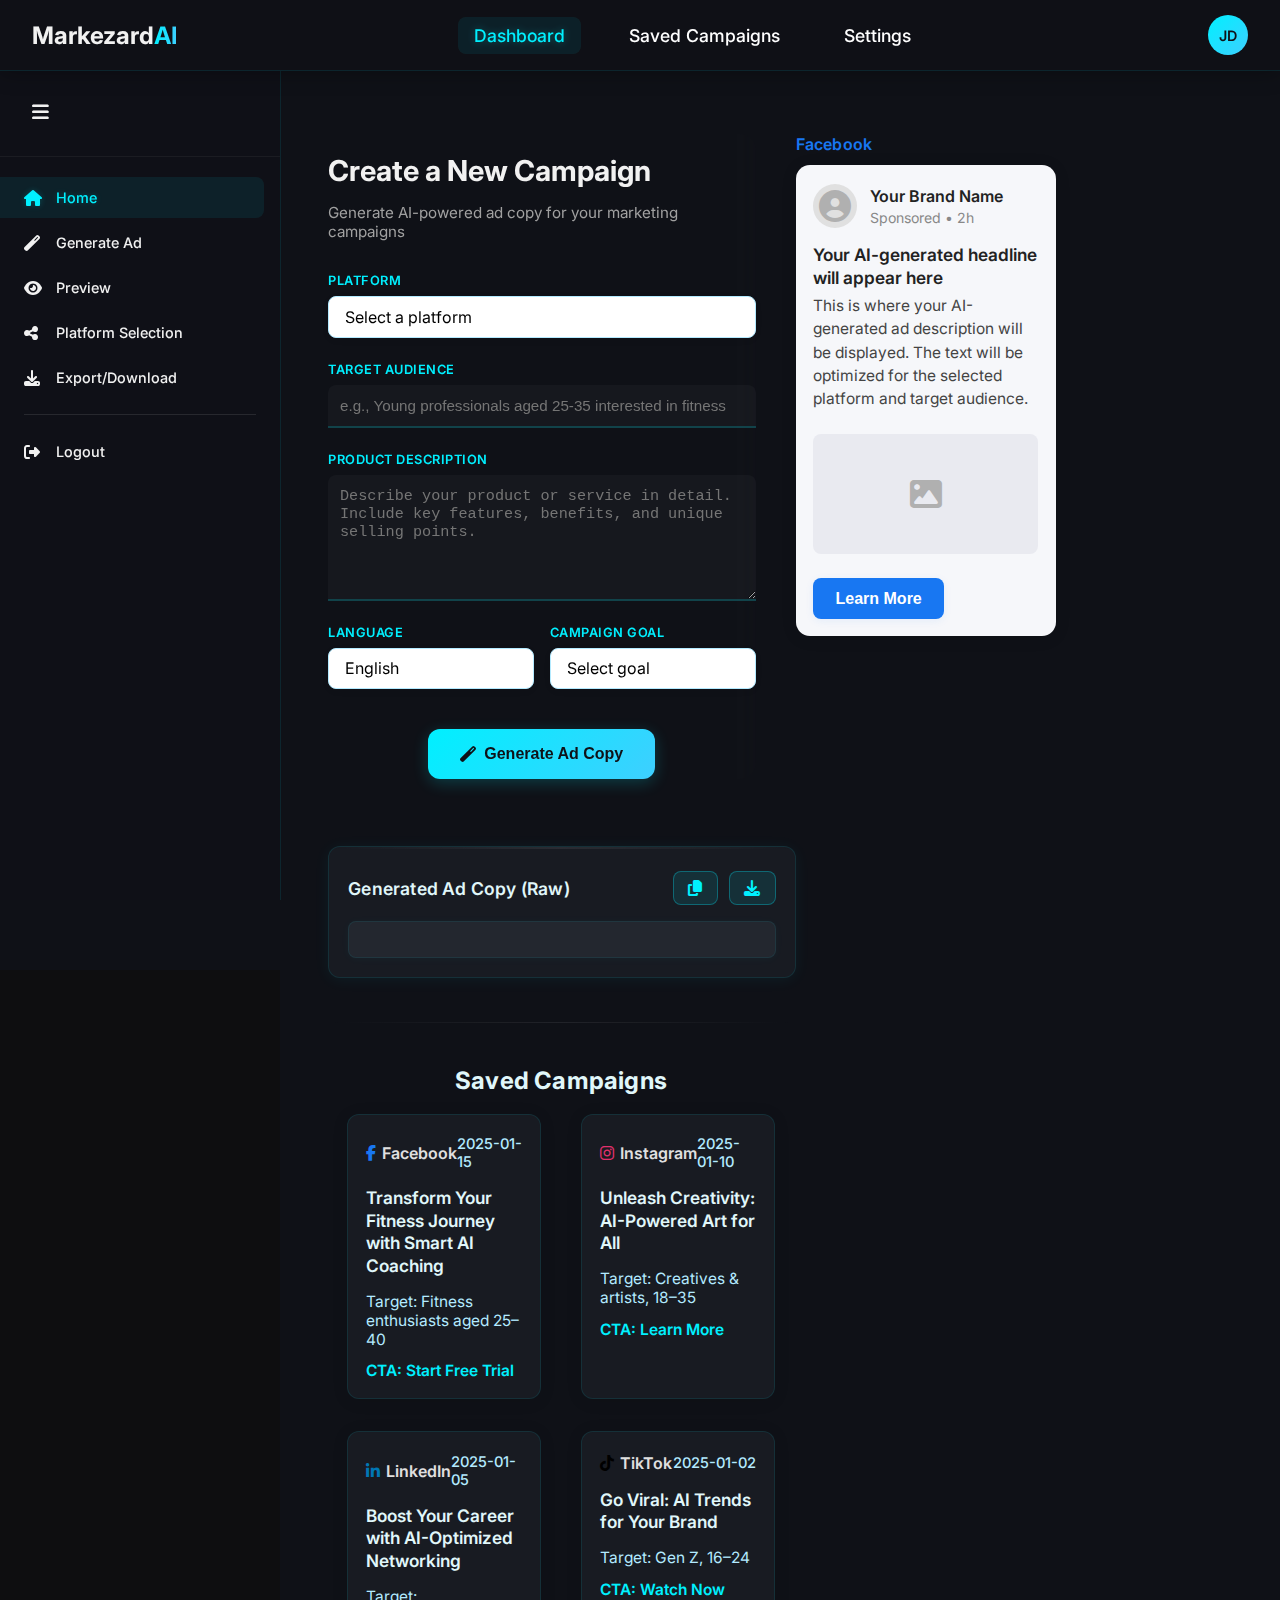
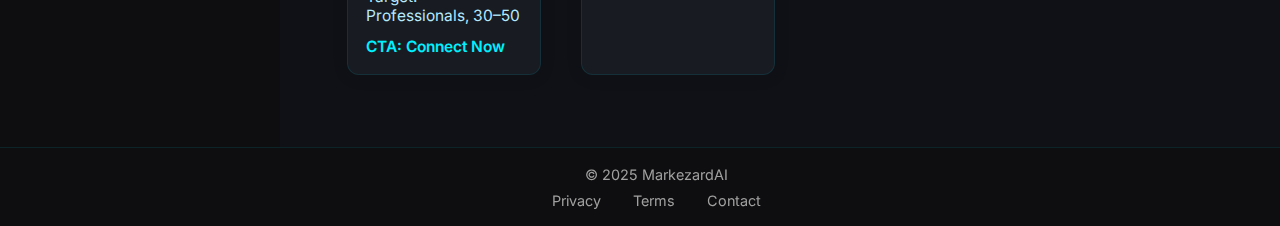
<file: dashboard.html>
<!DOCTYPE html>
<html lang="en">
<head>
  <meta charset="UTF-8">
  <meta name="viewport" content="width=device-width, initial-scale=1.0">
  <title>MarkezardAI Dashboard - AI Marketing Assistant</title>
  <!-- Google Fonts -->
  <link href="https://fonts.googleapis.com/css2?family=Inter:wght@400;500;600;700&family=Poppins:wght@400;500;600;700&display=swap" rel="stylesheet">
  <!-- FontAwesome -->
  <link rel="stylesheet" href="https://cdnjs.cloudflare.com/ajax/libs/font-awesome/6.4.2/css/all.min.css">
  <!-- Custom Styles -->
  <link rel="stylesheet" href="styles.css">
  <link rel="stylesheet" href="animations.css">
</head>
<body class="dashboard-body">
  <!-- Top Navigation Bar -->
  <nav class="dashboard-nav" id="dashboardNav">
    <div class="nav-left">
      <div class="nav-logo">
        <span class="logo-text">Markezard</span>
        <span class="logo-ai">AI</span>
      </div>
    </div>
    
    <div class="nav-center">
      <ul class="nav-links">
        <li><a href="#dashboard" class="nav-link active" id="navDashboard">Dashboard</a></li>
        <li><a href="#saved" class="nav-link" id="navSaved">Saved Campaigns</a></li>
        <li><a href="#settings" class="nav-link" id="navSettings">Settings</a></li>
      </ul>
    </div>
    
    <div class="nav-right">
      <div class="profile-avatar" id="profileAvatar">
        <span class="avatar-initials">JD</span>
      </div>
    </div>
  </nav>

  <!-- Sidebar -->
  <aside class="dashboard-sidebar" id="dashboardSidebar">
    <div class="sidebar-header">
      <button class="sidebar-toggle" id="sidebarToggle" aria-label="Toggle sidebar">
        <i class="fas fa-bars"></i>
      </button>
    </div>
    
    <nav class="sidebar-nav">
      <ul class="sidebar-menu">
        <li class="sidebar-item">
          <a href="index.html" class="sidebar-link active" id="sidebarHome">
            <i class="fas fa-home sidebar-icon"></i>
            <span class="sidebar-label">Home</span>
          </a>
        </li>
        <li class="sidebar-item">
          <a href="#" class="sidebar-link" id="sidebarGenerate" data-target="campaignBuilder">
            <i class="fas fa-magic sidebar-icon"></i>
            <span class="sidebar-label">Generate Ad</span>
          </a>
        </li>
        <li class="sidebar-item">
          <a href="#" class="sidebar-link" id="sidebarPreview" data-target="adPreview">
            <i class="fas fa-eye sidebar-icon"></i>
            <span class="sidebar-label">Preview</span>
          </a>
        </li>
        <li class="sidebar-item">
          <a href="#" class="sidebar-link" id="sidebarPlatforms" data-target="platformSection">
            <i class="fas fa-share-alt sidebar-icon"></i>
            <span class="sidebar-label">Platform Selection</span>
          </a>
        </li>
        <li class="sidebar-item">
          <a href="#" class="sidebar-link" id="sidebarExport" data-target="codeOutput">
            <i class="fas fa-download sidebar-icon"></i>
            <span class="sidebar-label">Export/Download</span>
          </a>
        </li>
        <li class="sidebar-item sidebar-divider"></li>
        <li class="sidebar-item">
          <a href="#logout" class="sidebar-link" id="sidebarLogout">
            <i class="fas fa-sign-out-alt sidebar-icon"></i>
            <span class="sidebar-label">Logout</span>
          </a>
        </li>
      </ul>
    </nav>
  </aside>

  <!-- Main Content Area -->
  <main class="dashboard-main" id="dashboardMain">
    <div class="dashboard-container">
      <div class="dashboard-grid">
        <div class="dashboard-left">
          <!-- Campaign Builder Section -->
          <section class="dashboard-section campaign-builder" id="campaignBuilder">
            <div class="builder-header">
              <h1 class="builder-title">Create a New Campaign</h1>
              <p class="builder-subtitle">Generate AI-powered ad copy for your marketing campaigns</p>
            </div>
            
            <div class="builder-form-row">
              <div class="builder-form-col">
                <div class="builder-form" id="campaignForm">
                  <div class="form-group">
                    <label for="platformSelect" class="form-label">Platform</label>
                    <select class="form-select" id="platformSelect" name="platform">
                      <option value="">Select a platform</option>
                      <option value="facebook">Facebook</option>
                      <option value="instagram">Instagram</option>
                      <option value="tiktok">TikTok</option>
                      <option value="pinterest">Pinterest</option>
                      <option value="linkedin">LinkedIn</option>
                      <option value="twitter">Twitter</option>
                    </select>
                  </div>
                  
                  <div class="form-group">
                    <label for="targetAudience" class="form-label">Target Audience</label>
                    <input type="text" class="form-input" id="targetAudience" name="audience" 
                           placeholder="e.g., Young professionals aged 25-35 interested in fitness">
                  </div>
                  
                  <div class="form-group">
                    <label for="productDescription" class="form-label">Product Description</label>
                    <textarea class="form-textarea" id="productDescription" name="description" rows="4"
                              placeholder="Describe your product or service in detail. Include key features, benefits, and unique selling points."></textarea>
                  </div>
                  
                  <div class="form-row">
                    <div class="form-group">
                      <label for="languageSelect" class="form-label">Language</label>
                      <select class="form-select" id="languageSelect" name="language">
                        <option value="en">English</option>
                        <option value="es">Spanish</option>
                        <option value="fr">French</option>
                        <option value="de">German</option>
                        <option value="pt">Portuguese</option>
                      </select>
                    </div>
                    
                    <div class="form-group">
                      <label for="campaignGoal" class="form-label">Campaign Goal</label>
                      <select class="form-select" id="campaignGoal" name="goal">
                        <option value="">Select goal</option>
                        <option value="awareness">Brand Awareness</option>
                        <option value="engagement">Engagement</option>
                        <option value="conversion">Conversion</option>
                        <option value="traffic">Website Traffic</option>
                        <option value="leads">Lead Generation</option>
                      </select>
                    </div>
                  </div>
                  
                  <div class="form-actions">
                    <button type="submit" class="btn-generate" id="generateAdBtn">
                      <i class="fas fa-magic btn-icon"></i>
                      Generate Ad Copy
                    </button>
                  </div>
                </div>
              </div>
            </div>
          </section>

          <!-- Generated Ad Copy (Raw) Block -->
          <section id="generated-output" class="generated-output-section">
            <div class="generated-output-header">
              <span class="generated-output-title">Generated Ad Copy (Raw)</span>
              <div class="generated-output-actions">
                <button class="btn-copy-raw" id="copyRawJsonBtn" title="Copy to Clipboard"><i class="fas fa-copy"></i></button>
                <button class="btn-download-raw" id="downloadRawJsonBtn" title="Download JSON"><i class="fas fa-download"></i></button>
              </div>
            </div>
            <pre class="generated-output-code" id="generatedOutputCode"></pre>
          </section>

          <!-- Saved Campaigns Section -->
          <section id="saved-campaigns" class="saved-campaigns-section">
            <h2 class="saved-campaigns-title">Saved Campaigns</h2>
            <div class="saved-campaigns-grid">
              <div class="campaign-card animate-fadeIn">
                <div class="campaign-card-header">
                  <span class="campaign-platform"><i class="fab fa-facebook-f" style="color:#1877f2"></i> Facebook</span>
                  <span class="campaign-date">2025-01-15</span>
                </div>
                <div class="campaign-headline">Transform Your Fitness Journey with Smart AI Coaching</div>
                <div class="campaign-audience">Target: Fitness enthusiasts aged 25–40</div>
                <div class="campaign-cta">CTA: Start Free Trial</div>
              </div>
              <div class="campaign-card animate-fadeIn" style="animation-delay:0.1s;">
                <div class="campaign-card-header">
                  <span class="campaign-platform"><i class="fab fa-instagram" style="color:#e1306c"></i> Instagram</span>
                  <span class="campaign-date">2025-01-10</span>
                </div>
                <div class="campaign-headline">Unleash Creativity: AI-Powered Art for All</div>
                <div class="campaign-audience">Target: Creatives & artists, 18–35</div>
                <div class="campaign-cta">CTA: Learn More</div>
              </div>
              <div class="campaign-card animate-fadeIn" style="animation-delay:0.2s;">
                <div class="campaign-card-header">
                  <span class="campaign-platform"><i class="fab fa-linkedin-in" style="color:#0077b5"></i> LinkedIn</span>
                  <span class="campaign-date">2025-01-05</span>
                </div>
                <div class="campaign-headline">Boost Your Career with AI-Optimized Networking</div>
                <div class="campaign-audience">Target: Professionals, 30–50</div>
                <div class="campaign-cta">CTA: Connect Now</div>
              </div>
              <div class="campaign-card animate-fadeIn" style="animation-delay:0.3s;">
                <div class="campaign-card-header">
                  <span class="campaign-platform"><i class="fab fa-tiktok" style="color:#000"></i> TikTok</span>
                  <span class="campaign-date">2025-01-02</span>
                </div>
                <div class="campaign-headline">Go Viral: AI Trends for Your Brand</div>
                <div class="campaign-audience">Target: Gen Z, 16–24</div>
                <div class="campaign-cta">CTA: Watch Now</div>
              </div>
            </div>
          </section>
        </div>
        <aside class="dashboard-right">
          <!-- Live Preview Card -->
          <div id="live-preview" class="live-preview">
            <div class="live-preview-platform">Facebook</div>
            <div class="live-preview-card">
              <div class="live-preview-header">
                <div class="live-preview-profile-img"><i class="fas fa-user-circle"></i></div>
                <div class="live-preview-meta">
                  <div class="live-preview-brand">Your Brand Name</div>
                  <div class="live-preview-sponsored">Sponsored &bull; 2h</div>
                </div>
              </div>
              <div class="live-preview-content">
                <div class="live-preview-headline">Your AI-generated headline will appear here</div>
                <div class="live-preview-description">This is where your AI-generated ad description will be displayed. The text will be optimized for the selected platform and target audience.</div>
              </div>
              <div class="live-preview-image">
                <div class="live-preview-image-placeholder"><i class="fas fa-image"></i></div>
              </div>
              <div class="live-preview-cta">
                <button class="live-preview-cta-btn">Learn More</button>
              </div>
            </div>
          </div>
        </aside>
      </div>
    </div>

    <!-- Live Ad Preview Panel -->
    <section class="dashboard-section ad-preview" id="adPreview" style="display:none;">
      <div class="preview-header">
        <h2 class="preview-title">Live Preview</h2>
        <div class="preview-platform" id="previewPlatform">
          <i class="fab fa-facebook preview-platform-icon"></i>
          <span class="preview-platform-name">Facebook</span>
        </div>
      </div>
      
      <div class="preview-card" id="previewCard">
        <div class="preview-content">
          <div class="preview-header-section">
            <div class="preview-avatar">
              <i class="fas fa-user-circle"></i>
            </div>
            <div class="preview-meta">
              <div class="preview-account">Your Brand Name</div>
              <div class="preview-time">Sponsored • 2h</div>
            </div>
          </div>
          
          <div class="preview-text">
            <h3 class="preview-headline" id="previewHeadline">Your compelling headline will appear here</h3>
            <p class="preview-description" id="previewDescription">
              This is where your AI-generated ad description will be displayed. The text will be optimized for the selected platform and target audience.
            </p>
          </div>
          
          <div class="preview-image" id="previewImage">
            <div class="image-placeholder">
              <i class="fas fa-image placeholder-icon"></i>
              <span class="placeholder-text">Product Image</span>
            </div>
          </div>
          
          <div class="preview-cta">
            <button class="preview-cta-btn" id="previewCtaBtn">
              Learn More
            </button>
          </div>
        </div>
      </div>
    </section>

    <!-- Platform Selection Section (hidden by default) -->
    <section class="dashboard-section platform-section" id="platformSection" style="display:none;">
      <div class="builder-header">
        <h1 class="builder-title">Platform Selection</h1>
        <p class="builder-subtitle">Choose your target platforms for this campaign.</p>
      </div>
      <div class="builder-form">
        <div class="form-group">
          <label for="platformSelect2" class="form-label">Platform</label>
          <select class="form-select" id="platformSelect2" name="platform">
            <option value="">Select a platform</option>
            <option value="facebook">Facebook</option>
            <option value="instagram">Instagram</option>
            <option value="tiktok">TikTok</option>
            <option value="pinterest">Pinterest</option>
            <option value="linkedin">LinkedIn</option>
            <option value="twitter">Twitter</option>
          </select>
        </div>
      </div>
    </section>

    <!-- Generated Code Output Section -->
    <section class="dashboard-section code-output" id="codeOutput" style="display:none;">
      <div class="output-header">
        <h2 class="output-title">Generated Ad Copy (Raw)</h2>
        <div class="output-actions">
          <button class="btn-copy" id="copyToClipboardBtn">
            <i class="fas fa-copy btn-icon"></i>
            Copy to Clipboard
          </button>
          <button class="btn-download" id="downloadJsonBtn">
            <i class="fas fa-download btn-icon"></i>
            Download JSON
          </button>
        </div>
      </div>
      
      <div class="output-content">
        <pre class="output-code" id="outputCode">
{
  "platform": "facebook",
  "headline": "Transform Your Fitness Journey with Smart AI Coaching",
  "description": "Discover personalized workout plans, real-time form correction, and motivation that adapts to your progress. Join thousands who've achieved their fitness goals with our AI-powered platform.",
  "cta": "Start Free Trial",
  "target_audience": "Fitness enthusiasts aged 25-40",
  "campaign_goal": "conversion",
  "language": "en",
  "generated_at": "2025-01-15T10:30:00Z"
}</pre>
      </div>
    </section>

    <!-- Site Integration + Analyzer Section -->
    <section class="dashboard-section site-integration-section" id="site-integration" style="display:none;">
      <div class="integration-header">
        <h1 class="integration-title">Integrate Your Website</h1>
        <p class="integration-subtitle">Connect your eCommerce site and let MarkezardAI analyze your content for marketing opportunities.</p>
      </div>
      <form class="integration-form" id="integrationForm" autocomplete="off">
        <div class="integration-form-row">
          <div class="form-group">
            <label for="integrationPlatform" class="form-label">Platform</label>
            <select class="form-select" id="integrationPlatform" name="integrationPlatform" required>
              <option value="">Select platform</option>
              <option value="shopify">Shopify</option>
              <option value="wordpress">WordPress</option>
              <option value="wix">Wix</option>
            </select>
          </div>
          <div class="form-group">
            <label for="integrationUrl" class="form-label">Website URL</label>
            <input type="url" class="form-input" id="integrationUrl" name="integrationUrl" placeholder="https://ecopureherbs.myshopify.com" value="https://ecopureherbs.myshopify.com" required />
          </div>
          <div class="form-group form-group-btn">
            <button type="submit" class="btn-analyze" id="analyzeBtn" disabled>Connect & Analyze</button>
          </div>
        </div>
      </form>
      <div class="scan-loader" id="scanLoader" style="display:none;"></div>
      <div id="analysis-result" class="analysis-result" style="display:none;"></div>
    </section>
  </main>

  <!-- Footer -->
  <footer class="dashboard-footer" id="dashboardFooter">
    <div class="footer-content">
      <div class="footer-left">
        <span class="footer-copyright">© 2025 MarkezardAI</span>
      </div>
      <div class="footer-right">
        <a href="#privacy" class="footer-link">Privacy</a>
        <a href="#terms" class="footer-link">Terms</a>
        <a href="#contact" class="footer-link">Contact</a>
      </div>
    </div>
  </footer>

  <script src="script.js"></script>
</body>
</html>
</file>
<file: styles.css>
/* MarkezardAI Landing Page Styles */

:root {
  --bg-main: #0e0e10;
  --bg-footer: #09090b;
  --neon-blue: #00ffff;
  --neon-violet: #a259ff;
  --white: #fff;
  --divider: rgba(255,255,255,0.08);
  --icon-neon: #7df9ff;
  --font-main: 'Poppins', 'Inter', sans-serif;
}

html, body {
  height: 100%;
  margin: 0;
  padding: 0;
  font-family: var(--font-main);
  background: var(--bg-main);
  color: var(--white);
  box-sizing: border-box;
  scroll-behavior: smooth;
}

body {
  min-height: 100vh;
  background: var(--bg-main);
  position: relative;
  /* Subtle radial gradients for depth */
  background-image:
    radial-gradient(ellipse at 60% 10%, rgba(0,255,255,0.08) 0%, transparent 70%),
    radial-gradient(ellipse at 20% 80%, rgba(162,89,255,0.10) 0%, transparent 70%);
}

/* Navbar */
.navbar-glass {
  position: sticky;
  top: 0;
  z-index: 100;
  background: rgba(255,255,255,0.05);
  backdrop-filter: blur(10px);
  box-shadow: 0 2px 24px 0 rgba(0,255,255,0.04);
  display: flex;
  justify-content: space-between;
  align-items: center;
  padding: 1.2rem 2rem;
  transition: box-shadow 0.3s;
}
.navbar-glass.scrolled {
  box-shadow: 0 4px 32px 0 rgba(0,255,255,0.10);
}
.logo {
  font-size: 2rem;
  font-weight: 700;
  letter-spacing: 1px;
  color: var(--white);
}
.ai-gradient {
  background: linear-gradient(90deg, var(--neon-blue), var(--neon-violet));
  -webkit-background-clip: text;
  -webkit-text-fill-color: transparent;
  background-clip: text;
  text-fill-color: transparent;
  font-weight: 700;
}
.nav-links {
  list-style: none;
  display: flex;
  gap: 2rem;
  margin: 0;
  padding: 0;
}
.nav-links a {
  color: var(--white);
  text-decoration: none;
  font-weight: 500;
  font-size: 1.1rem;
  transition: color 0.2s, text-shadow 0.2s;
  position: relative;
}
.nav-links a:hover, .nav-links a:focus {
  color: var(--neon-blue);
  text-shadow: 0 0 8px var(--neon-blue), 0 0 16px var(--neon-violet);
}
.nav-cta {
  border: 1.5px solid var(--neon-blue);
  border-radius: 2rem;
  padding: 0.4em 1.2em;
  background: rgba(0,255,255,0.08);
  color: var(--neon-blue);
  font-weight: 600;
  box-shadow: 0 0 8px var(--neon-blue);
  transition: color 0.3s, border 0.3s, box-shadow 0.3s, background 0.3s;
  animation: pulseGlow 2.2s infinite;
}
.nav-cta:hover, .nav-cta:focus {
  color: var(--neon-violet);
  border-color: var(--neon-violet);
  background: rgba(162,89,255,0.10);
  box-shadow: 0 0 16px var(--neon-violet), 0 0 32px var(--neon-blue);
}
.hamburger-btn {
  display: none;
  flex-direction: column;
  background: none;
  border: none;
  cursor: pointer;
  padding: 5px;
  z-index: 1001;
}
.hamburger-btn span {
  width: 25px;
  height: 3px;
  background: #00ffff;
  margin: 3px 0;
  transition: 0.3s;
  border-radius: 2px;
}
@media (max-width: 900px) {
  .hamburger-btn {
    display: flex;
  }
  .nav-links {
    position: fixed;
    top: 0;
    right: -100%;
    width: 250px;
    height: 100vh;
    background: rgba(14,14,16,0.95);
    backdrop-filter: blur(10px);
    flex-direction: column;
    justify-content: center;
    align-items: center;
    transition: right 0.3s ease;
    z-index: 1000;
  }
  .nav-links.mobile-open {
    right: 0;
  }
  body.menu-open {
    overflow: hidden;
  }
}

/* Hero Section */
.hero {
  position: relative;
  min-height: 100vh;
  display: flex;
  align-items: center;
  justify-content: center;
  text-align: center;
  padding: 0;
  overflow: hidden;
  background: radial-gradient(ellipse at 60% 10%, #181c2b 0%, transparent 70%),
              radial-gradient(ellipse at 20% 80%, #1a1a2e 0%, transparent 70%),
              linear-gradient(120deg, #0e0e10 60%, #181c2b 100%);
}
.hero-bg-gradient {
  position: absolute;
  inset: 0;
  z-index: 0;
  pointer-events: none;
  background: radial-gradient(circle at 50% 30%, rgba(0,255,255,0.10) 0%, transparent 70%),
              radial-gradient(circle at 80% 80%, rgba(162,89,255,0.10) 0%, transparent 70%);
  animation: bgFloat 12s ease-in-out infinite alternate;
}
.hero-blobs-container {
  position: absolute;
  inset: 0;
  z-index: 1;
  pointer-events: none;
}
.hero-blob {
  position: absolute;
  border-radius: 50%;
  filter: blur(32px);
  opacity: 0.35;
  animation: blobFloat 16s ease-in-out infinite alternate;
}
.hero-blob-1 {
  width: 340px; height: 340px;
  background: linear-gradient(135deg, #00ffff 0%, #a259ff 100%);
  top: 10%; left: 5%;
  animation-delay: 0s;
}
.hero-blob-2 {
  width: 220px; height: 220px;
  background: linear-gradient(135deg, #a259ff 0%, #00ffff 100%);
  bottom: 8%; right: 10%;
  animation-delay: 4s;
}
.hero-blob-3 {
  width: 180px; height: 180px;
  background: linear-gradient(135deg, #00ffff 0%, #a259ff 100%);
  top: 60%; left: 60%;
  animation-delay: 8s;
}
@keyframes blobFloat {
  0% { transform: scale(1) translateY(0); }
  50% { transform: scale(1.08) translateY(-30px); }
  100% { transform: scale(1) translateY(0); }
}
.hero-particles {
  position: absolute;
  inset: 0;
  pointer-events: none;
  z-index: 2;
  /* You can add a canvas or SVG for animated particles here */
}
.hero-floating-icon {
  position: absolute;
  z-index: 3;
  background: rgba(0,255,255,0.10);
  border-radius: 50%;
  box-shadow: 0 0 24px 8px rgba(0,255,255,0.10);
  padding: 0.7em;
  opacity: 0.85;
  animation: floatIcon 2.8s ease-in-out infinite;
}
.hero-icon-rocket { top: 18%; left: 12%; animation-delay: 0s; }
.hero-icon-lightning { top: 60%; right: 18%; animation-delay: 1.2s; }
.hero-icon-funnel { bottom: 18%; left: 40%; animation-delay: 2.2s; }
.hero-floating-icon i {
  font-size: 2.2rem;
  color: var(--neon-blue);
  filter: drop-shadow(0 0 8px #00ffff) drop-shadow(0 0 4px #a259ff);
}

.hero-glass-card {
  position: relative;
  margin: 0 auto;
  max-width: 600px;
  background: rgba(15, 15, 15, 0.7);
  backdrop-filter: blur(12px);
  border-radius: 16px;
  border: 1px solid rgba(0, 255, 255, 0.25);
  box-shadow: 0 0 40px rgba(0,255,255,0.2), 0 0 0 2px rgba(0,255,255,0.08) inset;
  padding: 3.5rem 1.5rem 2.5rem 1.5rem;
  display: flex;
  flex-direction: column;
  align-items: center;
  z-index: 4;
  transition: all 0.4s ease;
}
.hero-glass-card:hover {
  box-shadow: 0 0 64px 8px rgba(0,255,255,0.32), 0 0 80px 16px rgba(162,89,255,0.18), 0 0 0 4px rgba(0,255,255,0.12) inset;
  border: 1.5px solid rgba(0,255,255,0.45);
  filter: brightness(1.07) saturate(1.1);
}
.hero-content {
  position: relative;
  z-index: 5;
  display: flex;
  flex-direction: column;
  align-items: center;
}
.headline {
  font-size: 2.5rem;
  font-weight: 700;
  color: var(--neon-blue);
  letter-spacing: 1px;
  margin-bottom: 1rem;
  text-shadow: 0 2px 6px rgba(0,255,255,0.18), 0 1px 12px rgba(162,89,255,0.10);
}
.subheadline {
  font-size: 1.3rem;
  color: var(--white);
  margin-bottom: 2.5rem;
  opacity: 0.92;
  text-shadow: 0 1px 4px rgba(0,255,255,0.10);
}

/* HERO BG ICONS - More Visible */
.hero-bg-icons {
  position: absolute;
  inset: 0;
  z-index: 2;
  pointer-events: none;
}
.hero-bg-icon {
  position: absolute;
  opacity: 0.35;
  filter: blur(1px) brightness(1.25);
  will-change: transform, opacity;
  transition: opacity 0.3s, filter 0.3s;
}
.hero-bg-icon img {
  width: 56px;
  height: 56px;
  display: block;
  filter: drop-shadow(0 0 4px rgba(0,255,255,0.22));
}
.hero-bg-icon.meta { left: 12%; top: 18%; width: 48px; }
.hero-bg-icon.tiktok { right: 18%; top: 28%; width: 38px; }
.hero-bg-icon.pinterest { left: 22%; bottom: 18%; width: 36px; }
.hero-bg-icon.shopify { right: 10%; bottom: 22%; width: 54px; }
.hero-bg-icon.wix { left: 40%; top: 10%; width: 32px; }
.hero-bg-icon.wordpress { right: 32%; bottom: 10%; width: 44px; }
.hero-bg-icon.meta img { filter: blur(2px) drop-shadow(0 0 2px #00c3ff); }
.hero-bg-icon.tiktok img { filter: blur(2px) drop-shadow(0 0 2px #a259ff); }
.hero-bg-icon.pinterest img { filter: blur(2px) drop-shadow(0 0 2px #fff); }
.hero-bg-icon.shopify img { filter: blur(2px) drop-shadow(0 0 2px #b4ffb4); }
.hero-bg-icon.wix img { filter: blur(2px) drop-shadow(0 0 2px #c7bfff); }
.hero-bg-icon.wordpress img { filter: blur(2px) drop-shadow(0 0 2px #b4bfff); }
@media (max-width: 900px) {
  .hero-bg-icon img { width: 40px; height: 40px; }
  .hero-bg-icon.meta { left: 8%; top: 12%; width: 32px; }
  .hero-bg-icon.tiktok { right: 10%; top: 18%; width: 28px; }
  .hero-bg-icon.pinterest { left: 12%; bottom: 10%; width: 24px; }
  .hero-bg-icon.shopify { right: 6%; bottom: 12%; width: 36px; }
  .hero-bg-icon.wix { left: 50%; top: 8%; width: 20px; }
  .hero-bg-icon.wordpress { right: 24%; bottom: 8%; width: 28px; }
}

/* BUTTONS */
.btn-get-started, .btn-neon-ripple {
  display: inline-block;
  padding: 0.95rem 2.5rem;
  font-size: 1.2rem;
  font-weight: 600;
  color: var(--white);
  background: linear-gradient(90deg, var(--neon-blue), var(--neon-violet));
  border: 2px solid transparent;
  border-radius: 2.5rem;
  box-shadow: 0 0 6px rgba(0,255,255,0.13), 0 0 8px 2px rgba(162,89,255,0.06);
  cursor: pointer;
  transition: transform 0.18s, box-shadow 0.18s, filter 0.18s, background 0.3s;
  text-shadow: 0 0 4px rgba(0,255,255,0.13);
  position: relative;
  overflow: hidden;
  outline: none;
  animation: none !important;
}
.btn-get-started:hover, .btn-get-started:focus, .btn-neon-ripple:hover, .btn-neon-ripple:focus {
  transform: scale(1.06);
  filter: brightness(1.10);
  box-shadow: 0 0 10px 2px rgba(0,255,255,0.16), 0 0 12px 4px rgba(162,89,255,0.09);
  animation: none !important;
}
.btn-neon-ripple::after {
  content: '';
  position: absolute;
  left: 50%;
  top: 50%;
  width: 0;
  height: 0;
  background: radial-gradient(circle, var(--neon-blue) 0%, transparent 80%);
  opacity: 0.3;
  border-radius: 50%;
  transform: translate(-50%, -50%);
  transition: width 0.4s, height 0.4s, opacity 0.4s;
  pointer-events: none;
  z-index: 2;
}
.btn-neon-ripple:active::after {
  width: 180px;
  height: 180px;
  opacity: 0;
  transition: width 0.4s, height 0.4s, opacity 0.4s;
}

/* Section Titles & Dividers */
.section-title {
  font-size: 2rem;
  font-weight: 600;
  color: var(--white);
  margin-bottom: 2.2rem;
  letter-spacing: 0.5px;
  position: relative;
  text-align: center;
}
section {
  padding: 3.5rem 1.2rem 2.5rem 1.2rem;
  position: relative;
}
section:not(:first-child)::before {
  content: '';
  display: block;
  width: 100%;
  height: 1.5px;
  background: linear-gradient(90deg, transparent, var(--divider), transparent);
  position: absolute;
  top: 0;
  left: 0;
  filter: blur(0.5px);
}

/* Features Section */
.features-grid {
  display: flex;
  flex-direction: column;
  gap: 2.2rem;
  max-width: 900px;
  margin: 0 auto;
}
.feature-card {
  background: rgba(255,255,255,0.01);
  border-radius: 1.2rem;
  padding: 2.2rem 1.2rem 1.5rem 1.2rem;
  box-shadow: 0 2px 12px 0 rgba(0,255,255,0.04);
  display: flex;
  flex-direction: column;
  align-items: center;
  transition: box-shadow 0.2s, transform 0.2s;
  animation: fadeIn 1s ease-out both;
}
.feature-card:hover {
  box-shadow: 0 0 16px 4px rgba(0,255,255,0.18), 0 0 24px 8px rgba(162,89,255,0.10);
  transform: translateY(-4px) scale(1.03);
}
.feature-icon {
  font-size: 2.2rem;
  color: var(--icon-neon);
  margin-bottom: 1.1rem;
  text-shadow: 0 1px 4px rgba(0,255,255,0.18);
}
.features-grid h3 {
  font-size: 1.2rem;
  font-weight: 600;
  color: var(--white);
  margin: 0;
  letter-spacing: 0.2px;
}

/* Platforms Section */
.platforms {
  padding-top: 4.5rem;
  padding-bottom: 4.5rem;
  text-align: center;
}
.platforms-flex {
  display: flex;
  flex-wrap: wrap;
  justify-content: center;
  align-items: center;
  gap: 2.5rem 3.5rem;
  max-width: 900px;
  margin: 0 auto;
  width: 100%;
}
.platform-logo {
  background: rgba(0,255,255,0.04);
  border-radius: 1.2rem;
  padding: 1.2rem 1.5rem;
  transition: box-shadow 0.2s, filter 0.2s, transform 0.2s, border 0.2s;
  box-shadow: 0 2px 16px 0 rgba(0,255,255,0.04);
  display: flex;
  align-items: center;
  justify-content: center;
  border: 1.5px solid transparent;
}
.platform-logo img {
  width: 48px;
  height: 48px;
  filter: drop-shadow(0 0 4px rgba(0,255,255,0.25));
  transition: filter 0.2s, transform 0.2s;
}
.platform-logo.platform-animate {
  box-shadow: 0 0 8px 2px rgba(0,255,255,0.22), 0 0 16px 4px rgba(162,89,255,0.13);
  border: 1.5px solid var(--neon-blue);
}
.platform-logo:hover, .platform-logo:focus {
  box-shadow: 0 0 16px 4px rgba(0,255,255,0.32), 0 0 24px 8px rgba(162,89,255,0.18);
}
.platform-logo:hover img, .platform-logo:focus img {
  filter: drop-shadow(0 0 8px rgba(162,89,255,0.25)) brightness(1.1);
}

/* Preview Section */
.preview-screenshot {
  display: flex;
  justify-content: center;
  align-items: center;
  min-height: 320px;
  margin-top: 1.5rem;
}
.screenshot-placeholder {
  width: 340px;
  height: 220px;
  background: linear-gradient(120deg, rgba(0,255,255,0.10), rgba(162,89,255,0.10));
  border-radius: 1.2rem;
  border: 1.5px solid var(--divider);
  display: flex;
  align-items: center;
  justify-content: center;
  color: var(--neon-blue);
  font-size: 1.1rem;
  font-weight: 500;
  opacity: 0.8;
  box-shadow: 0 0 24px 4px rgba(0,255,255,0.08);
  animation: fadeIn 1.5s;
}
@keyframes fadeIn {
  from { opacity: 0; transform: translateY(32px); }
  to { opacity: 1; transform: none; }
}

/* Preview Section Glassy Placeholder */
.screenshot-glass-placeholder {
  position: relative;
  width: 340px;
  height: 220px;
  border-radius: 1.2rem;
  overflow: hidden;
  display: flex;
  align-items: center;
  justify-content: center;
  margin: 0 auto;
  box-shadow: 0 0 32px 8px rgba(0,255,255,0.10);
}
.placeholder-img {
  width: 100%;
  height: 100%;
  object-fit: cover;
  filter: blur(2.5px) brightness(0.5) grayscale(0.2);
  border-radius: 1.2rem;
}
.glass-overlay {
  position: absolute;
  inset: 0;
  background: rgba(15, 15, 15, 0.55);
  backdrop-filter: blur(8px);
  border-radius: 1.2rem;
  border: 1.5px solid rgba(0,255,255,0.13);
  z-index: 2;
}
.placeholder-text {
  position: absolute;
  z-index: 3;
  color: #00ffff;
  font-size: 1.1rem;
  font-weight: 600;
  text-align: center;
  text-shadow: 0 0 8px #00ffff, 0 0 16px #a259ff;
  opacity: 0.85;
  left: 0; right: 0; top: 50%;
  transform: translateY(-50%);
  pointer-events: none;
}
.preview-cta-neon {
  margin-top: 2.2rem;
  text-align: center;
  font-size: 1.1rem;
  font-weight: 600;
  color: #fff;
  letter-spacing: 0.5px;
  background: linear-gradient(90deg, #00ffff 20%, #a259ff 80%);
  -webkit-background-clip: text;
  -webkit-text-fill-color: transparent;
  background-clip: text;
  text-fill-color: transparent;
  text-shadow: 0 0 8px #00ffff, 0 0 12px #a259ff;
  opacity: 0.92;
  animation: pulseGlow 2.2s infinite;
}
@media (min-width: 768px) {
  .screenshot-glass-placeholder {
    width: 480px;
    height: 300px;
  }
  .placeholder-text {
    font-size: 1.3rem;
  }
}
@media (max-width: 600px) {
  .screenshot-glass-placeholder {
    width: 98vw;
    max-width: 340px;
    height: 160px;
  }
  .placeholder-text {
    font-size: 1rem;
  }
}

/* Preview Section Glassy Box */
.screenshot-glass-box {
  min-height: 240px;
  width: 100%;
  max-width: 400px;
  min-width: 300px;
  margin: 2rem auto;
  background: rgba(15, 15, 20, 0.8);
  border-radius: 12px;
  border: 2px solid transparent;
  background-clip: padding-box;
  position: relative;
  backdrop-filter: blur(8px);
  display: flex;
  align-items: center;
  justify-content: center;
  text-align: center;
  box-shadow: 
    0 0 20px rgba(0, 246, 255, 0.15),
    0 0 40px rgba(255, 0, 255, 0.08),
    0 0 0 1px rgba(0, 246, 255, 0.2) inset;
}
.screenshot-glass-box::before {
  content: '';
  position: absolute;
  inset: -2px;
  background: linear-gradient(45deg, #00f6ff, #ff00ff);
  border-radius: 12px;
  z-index: -1;
  opacity: 0.6;
  filter: blur(1px);
}
.screenshot-glass-text {
  color: #00f6ff;
  font-size: 1rem;
  font-weight: 500;
  opacity: 0.9;
  text-shadow: 0 0 8px rgba(0, 246, 255, 0.4);
  letter-spacing: 0.3px;
  line-height: 1.4;
}
.preview-cta-neon {
  margin-top: 1.5rem;
  text-align: center;
  font-size: 16px;
  font-weight: 600;
  color: #fff;
  letter-spacing: 0.5px;
  background: linear-gradient(90deg, #00f6ff 20%, #ff00ff 80%);
  -webkit-background-clip: text;
  -webkit-text-fill-color: transparent;
  background-clip: text;
  text-fill-color: transparent;
  text-shadow: 0 0 12px rgba(0, 246, 255, 0.3);
  opacity: 0.95;
  transition: text-shadow 0.3s ease;
}
.preview-cta-neon:hover {
  text-shadow: 0 0 16px rgba(0, 246, 255, 0.5), 0 0 24px rgba(255, 0, 255, 0.3);
}
@media (max-width: 600px) {
  .screenshot-glass-box {
    min-width: 280px;
    max-width: 90vw;
    min-height: 200px;
    margin: 1.5rem auto;
  }
  .screenshot-glass-text {
    font-size: 0.9rem;
  }
  .preview-cta-neon {
    font-size: 14px;
  }
}

/* Footer */
.footer {
  background: var(--bg-footer);
  padding: 2.2rem 1.2rem 1.2rem 1.2rem;
  text-align: center;
  color: #b3b3b3;
  font-size: 0.98rem;
  border-top: 2px solid transparent;
  border-image: linear-gradient(90deg, transparent, var(--neon-blue), var(--neon-violet), transparent) 1;
  box-shadow: 0 -2px 32px 0 rgba(0,255,255,0.10);
  margin-top: 2.5rem;
}
.social-icons {
  margin-bottom: 1rem;
  display: flex;
  justify-content: center;
  gap: 1.5rem;
}
.social-icons a {
  color: var(--icon-neon);
  font-size: 1.4rem;
  transition: color 0.2s, filter 0.2s, transform 0.3s;
  filter: drop-shadow(0 0 4px rgba(0,255,255,0.22));
}
.social-icons a:hover {
  color: var(--neon-violet);
  filter: drop-shadow(0 0 8px rgba(162,89,255,0.25));
  transform: scale(1.15) rotate(-10deg);
}

/* Responsive Design */
@media (min-width: 768px) {
  .features-grid {
    flex-direction: row;
    justify-content: center;
    gap: 2.5rem;
  }
  .feature-card {
    min-width: 220px;
    max-width: 320px;
  }
  .platforms-flex {
    max-width: 1100px;
  }
  .hero-content .headline {
    font-size: 3.2rem;
  }
  .screenshot-placeholder {
    width: 480px;
    height: 300px;
    font-size: 1.3rem;
  }
}
@media (min-width: 1200px) {
  .navbar-glass {
    padding: 1.2rem 5vw;
  }
  section {
    padding-left: 10vw;
    padding-right: 10vw;
  }
  .features-grid {
    gap: 3.5rem;
  }
  .platforms-flex {
    max-width: 1100px;
  }
}
@media (max-width: 600px) {
  .hero-glass-card {
    max-width: 98vw;
    padding: 2.2rem 0.5rem 1.5rem 0.5rem;
  }
  .icon-bubble {
    width: 38px;
    height: 38px;
  }
  .icon-bubble i {
    font-size: 1.1rem;
  }
  .icon-bubble[style*="--bubble-pos: 1"] { top: -18px; left: 2%; }
  .icon-bubble[style*="--bubble-pos: 2"] { top: 10%; right: -18px; }
  .icon-bubble[style*="--bubble-pos: 3"] { bottom: 6%; left: -18px; }
  .icon-bubble[style*="--bubble-pos: 4"] { bottom: -18px; right: 8%; }
  .icon-bubble[style*="--bubble-pos: 5"] { top: 54%; left: 50%; transform: translate(-50%, -60px); }
  .platforms {
    padding-top: 2.5rem;
    padding-bottom: 2.5rem;
  }
  .platforms-flex {
    gap: 1.5rem 1.5rem;
  }
  .platform-logo {
    padding: 0.7rem 0.7rem;
  }
  .platform-logo img {
    width: 36px;
    height: 36px;
  }
}

/* Utility */
.animate-on-scroll {
  opacity: 0;
  transform: translateY(32px);
  transition: opacity 0.7s cubic-bezier(.4,0,.2,1), transform 0.7s cubic-bezier(.4,0,.2,1);
}
.animate-on-scroll.visible {
  opacity: 1;
  transform: none;
}

/* ANIMATIONS */
@keyframes pulseGlow {
  0%, 100% { box-shadow: 0 0 10px rgba(0,255,255,0.3), 0 0 12px 4px rgba(162,89,255,0.10); }
  50% { box-shadow: 0 0 8px rgba(0,255,255,0.18), 0 0 8px 4px rgba(162,89,255,0.08); }
}
@keyframes floatIcon {
  0% { transform: translateY(0); }
  50% { transform: translateY(-10px); }
  100% { transform: translateY(0); }
}
@keyframes bounceIn {
  0% {
    opacity: 0;
    transform: scale(0.8) translateY(40px);
  }
  60% {
    opacity: 1;
    transform: scale(1.05) translateY(-8px);
  }
  80% {
    transform: scale(0.97) translateY(4px);
  }
  100% {
    transform: scale(1) translateY(0);
  }
}

/* Remove old preview-ui-section and preview-ui-* styles */
.preview-ui-section, .preview-ui-center, .preview-ui-box, .preview-ui-text, .preview-ui-cta {
  display: none !important;
}

/* New AI Preview Section */
.preview-ai-section {
  width: 100%;
  background: #0a0a0a;
  padding: 80px 0 60px 0;
  display: flex;
  flex-direction: column;
  align-items: center;
  justify-content: center;
}
.preview-ai-intro {
  max-width: 540px;
  margin: 0 auto 2.5rem auto;
  text-align: center;
}
.preview-ai-lead {
  color: #e0f7fa;
  font-size: 1.18rem;
  font-weight: 500;
  opacity: 0.92;
  margin: 0;
  line-height: 1.6;
}
.preview-ai-features {
  display: flex;
  flex-wrap: wrap;
  gap: 2.2rem;
  justify-content: center;
  align-items: stretch;
  width: 100%;
  max-width: 900px;
}
.ai-feature-card {
  background: rgba(255,255,255,0.03);
  border-radius: 1.2rem;
  padding: 2rem 1.5rem 1.5rem 1.5rem;
  box-shadow: 0 2px 12px 0 rgba(0,255,255,0.04);
  display: flex;
  flex-direction: column;
  align-items: center;
  min-width: 220px;
  max-width: 300px;
  flex: 1 1 220px;
  transition: box-shadow 0.18s, transform 0.18s;
  border: 1.5px solid rgba(0,255,255,0.08);
  animation: fadeIn 1s ease-out both;
}
.ai-feature-card:hover, .ai-feature-card:focus {
  box-shadow: 0 0 12px 2px rgba(0,255,255,0.10), 0 0 18px 4px rgba(162,89,255,0.08);
  transform: translateY(-2px) scale(1.03);
}
.ai-feature-icon {
  font-size: 2.1rem;
  color: var(--icon-neon);
  margin-bottom: 1.1rem;
  text-shadow: 0 1px 4px rgba(0,255,255,0.10);
}
.ai-feature-title {
  font-size: 1.13rem;
  font-weight: 600;
  color: var(--white);
  margin-bottom: 0.5rem;
  letter-spacing: 0.2px;
  text-align: center;
}
.ai-feature-desc {
  color: #b3eaff;
  font-size: 1rem;
  font-weight: 400;
  text-align: center;
  opacity: 0.88;
  line-height: 1.5;
}
@media (max-width: 900px) {
  .preview-ai-features {
    flex-direction: column;
    gap: 1.5rem;
    align-items: center;
  }
  .ai-feature-card {
    max-width: 340px;
    width: 100%;
  }
}

/* DASHBOARD STYLES */
.dashboard-body {
  background: #0f1117;
  color: #f1f1f1;
  font-family: 'Inter', 'Poppins', sans-serif;
  margin: 0;
  padding: 0;
  min-height: 100vh;
  overflow-x: hidden;
}

/* TOP NAVBAR */
.dashboard-nav {
  position: fixed;
  top: 0;
  left: 0;
  right: 0;
  height: 70px;
  background: rgba(15, 17, 23, 0.85);
  backdrop-filter: blur(12px);
  border-bottom: 1px solid rgba(0, 240, 255, 0.1);
  display: flex;
  align-items: center;
  justify-content: space-between;
  padding: 0 2rem;
  z-index: 1000;
  box-shadow: 0 2px 20px rgba(0, 0, 0, 0.3);
}

.nav-left .nav-logo {
  display: flex;
  align-items: center;
  font-size: 1.5rem;
  font-weight: 700;
}

.logo-text {
  color: #f1f1f1;
}

.logo-ai {
  background: linear-gradient(90deg, #00f0ff, #3ecfff);
  -webkit-background-clip: text;
  -webkit-text-fill-color: transparent;
  background-clip: text;
  text-fill-color: transparent;
}

.nav-center .nav-links {
  display: flex;
  list-style: none;
  gap: 2rem;
  margin: 0;
  padding: 0;
}

.nav-link {
  color: #f1f1f1;
  text-decoration: none;
  font-weight: 500;
  font-size: 0.95rem;
  padding: 0.5rem 1rem;
  border-radius: 8px;
  transition: all 0.3s ease;
}

.nav-link:hover, .nav-link.active {
  color: #00f0ff;
  background: rgba(0, 240, 255, 0.08);
  text-shadow: 0 0 8px rgba(0, 240, 255, 0.3);
}

.nav-right .profile-avatar {
  width: 40px;
  height: 40px;
  border-radius: 50%;
  background: linear-gradient(135deg, #00f0ff, #3ecfff);
  display: flex;
  align-items: center;
  justify-content: center;
  cursor: pointer;
  transition: all 0.3s ease;
}

.avatar-initials {
  color: #0f1117;
  font-weight: 600;
  font-size: 0.9rem;
}

.profile-avatar:hover {
  transform: scale(1.05);
  box-shadow: 0 0 12px rgba(0, 240, 255, 0.3);
}

/* SIDEBAR */
.dashboard-sidebar {
  position: fixed;
  left: 0;
  top: 70px;
  width: 280px;
  height: calc(100vh - 70px);
  background: rgba(15, 17, 23, 0.9);
  backdrop-filter: blur(10px);
  border-right: 1px solid rgba(0, 240, 255, 0.1);
  z-index: 999;
  transition: transform 0.3s ease;
}

.sidebar-header {
  padding: 1.5rem;
  border-bottom: 1px solid rgba(255, 255, 255, 0.05);
}

.sidebar-toggle {
  background: none;
  border: none;
  color: #f1f1f1;
  font-size: 1.2rem;
  cursor: pointer;
  padding: 0.5rem;
  border-radius: 6px;
  transition: all 0.3s ease;
}

.sidebar-toggle:hover {
  color: #00f0ff;
  background: rgba(0, 240, 255, 0.08);
}

.sidebar-nav {
  padding: 1rem 0;
}

.sidebar-menu {
  list-style: none;
  margin: 0;
  padding: 0;
}

.sidebar-item {
  margin: 0.25rem 0;
}

.sidebar-link {
  display: flex;
  align-items: center;
  padding: 0.75rem 1.5rem;
  color: #f1f1f1;
  text-decoration: none;
  transition: all 0.3s ease;
  border-radius: 0 8px 8px 0;
  margin-right: 1rem;
}

.sidebar-link:hover, .sidebar-link.active {
  background: rgba(0, 240, 255, 0.08);
  color: #00f0ff;
  text-shadow: 0 0 6px rgba(0, 240, 255, 0.2);
}

.sidebar-icon {
  width: 20px;
  margin-right: 0.75rem;
  font-size: 1rem;
}

.sidebar-label {
  font-weight: 500;
  font-size: 0.9rem;
}

.sidebar-divider {
  height: 1px;
  background: rgba(255, 255, 255, 0.1);
  margin: 1rem 1.5rem;
}

/* MAIN CONTENT */
.dashboard-main {
  margin-left: 280px;
  margin-top: 70px;
  padding: 2rem;
  min-height: calc(100vh - 70px);
  display: grid;
  grid-template-columns: 1fr 400px;
  gap: 2rem;
  background: #0f1117;
}

/* CAMPAIGN BUILDER */
.campaign-builder {
  background: rgba(15, 17, 23, 0.6);
  border-radius: 16px;
  padding: 2rem;
  border: 1px solid rgba(0, 240, 255, 0.1);
  backdrop-filter: blur(8px);
}

.builder-header {
  margin-bottom: 2rem;
}

.builder-title {
  font-size: 1.8rem;
  font-weight: 700;
  color: #f1f1f1;
  margin-bottom: 0.5rem;
}

.builder-subtitle {
  color: #a0a0a0;
  font-size: 0.95rem;
}

.builder-form {
  display: flex;
  flex-direction: column;
  gap: 1.5rem;
}

.form-group {
  display: flex;
  flex-direction: column;
  gap: 0.5rem;
}

.form-row {
  display: grid;
  grid-template-columns: 1fr 1fr;
  gap: 1rem;
}

.form-label {
  font-size: 0.8rem;
  font-weight: 600;
  color: #00f0ff;
  text-transform: uppercase;
  letter-spacing: 0.5px;
}

.form-input, .form-select, .form-textarea {
  background: rgba(255, 255, 255, 0.03);
  border: none;
  border-bottom: 2px solid rgba(0, 240, 255, 0.2);
  color: #f1f1f1;
  padding: 0.75rem;
  border-radius: 8px 8px 0 0;
  font-size: 0.95rem;
  transition: all 0.3s ease;
}

.form-input:focus, .form-select:focus, .form-textarea:focus {
  outline: none;
  border-bottom-color: #00f0ff;
  background: rgba(0, 240, 255, 0.05);
  box-shadow: 0 0 8px rgba(0, 240, 255, 0.1);
}

.form-textarea {
  resize: vertical;
  min-height: 100px;
}

.form-actions {
  margin-top: 1rem;
  display: flex;
  justify-content: center;
}

.btn-generate {
  background: linear-gradient(135deg, #00f0ff, #3ecfff);
  color: #0f1117;
  border: none;
  padding: 1rem 2rem;
  border-radius: 12px;
  font-weight: 600;
  font-size: 1rem;
  cursor: pointer;
  transition: all 0.3s ease;
  display: flex;
  align-items: center;
  gap: 0.5rem;
  box-shadow: 0 4px 16px rgba(0, 240, 255, 0.2);
}

.btn-generate:hover {
  transform: translateY(-2px);
  box-shadow: 0 6px 20px rgba(0, 240, 255, 0.3);
}

.btn-icon {
  font-size: 1rem;
}

/* AD PREVIEW PANEL */
.ad-preview {
  background: rgba(15, 17, 23, 0.6);
  border-radius: 16px;
  padding: 1.5rem;
  border: 1px solid rgba(0, 240, 255, 0.1);
  backdrop-filter: blur(8px);
  height: fit-content;
}

.preview-header {
  display: flex;
  justify-content: space-between;
  align-items: center;
  margin-bottom: 1.5rem;
}

.preview-title {
  font-size: 1.2rem;
  font-weight: 600;
  color: #f1f1f1;
}

.preview-platform {
  display: flex;
  align-items: center;
  gap: 0.5rem;
  color: #00f0ff;
  font-size: 0.9rem;
}

.preview-platform-icon {
  font-size: 1.2rem;
}

.preview-card {
  background: #ffffff;
  border-radius: 12px;
  overflow: hidden;
  box-shadow: 0 4px 20px rgba(0, 0, 0, 0.1);
}

.preview-content {
  padding: 1rem;
}

.preview-header-section {
  display: flex;
  align-items: center;
  gap: 0.75rem;
  margin-bottom: 1rem;
}

.preview-avatar {
  width: 40px;
  height: 40px;
  border-radius: 50%;
  background: #e0e0e0;
  display: flex;
  align-items: center;
  justify-content: center;
  color: #666;
}

.preview-meta {
  flex: 1;
}

.preview-account {
  font-weight: 600;
  color: #333;
  font-size: 0.9rem;
}

.preview-time {
  color: #666;
  font-size: 0.8rem;
}

.preview-text {
  margin-bottom: 1rem;
}

.preview-headline {
  font-size: 1.1rem;
  font-weight: 600;
  color: #333;
  margin-bottom: 0.5rem;
  line-height: 1.3;
}

.preview-description {
  color: #555;
  font-size: 0.9rem;
  line-height: 1.4;
}

.preview-image {
  margin-bottom: 1rem;
}

.image-placeholder {
  width: 100%;
  height: 200px;
  background: #f0f0f0;
  border-radius: 8px;
  display: flex;
  flex-direction: column;
  align-items: center;
  justify-content: center;
  color: #999;
}

.placeholder-icon {
  font-size: 2rem;
  margin-bottom: 0.5rem;
}

.placeholder-text {
  font-size: 0.9rem;
}

.preview-cta {
  display: flex;
  justify-content: center;
}

.preview-cta-btn {
  background: #1877f2;
  color: white;
  border: none;
  padding: 0.75rem 1.5rem;
  border-radius: 8px;
  font-weight: 600;
  cursor: pointer;
  transition: all 0.3s ease;
}

.preview-cta-btn:hover {
  background: #166fe5;
  transform: translateY(-1px);
}

/* CODE OUTPUT */
.code-output {
  grid-column: 1 / -1;
  background: rgba(15, 17, 23, 0.6);
  border-radius: 16px;
  padding: 2rem;
  border: 1px solid rgba(0, 240, 255, 0.1);
  backdrop-filter: blur(8px);
  margin-top: 2rem;
}

.output-header {
  display: flex;
  justify-content: space-between;
  align-items: center;
  margin-bottom: 1.5rem;
}

.output-title {
  font-size: 1.2rem;
  font-weight: 600;
  color: #f1f1f1;
}

.output-actions {
  display: flex;
  gap: 1rem;
}

.btn-copy, .btn-download {
  background: rgba(0, 240, 255, 0.1);
  color: #00f0ff;
  border: 1px solid rgba(0, 240, 255, 0.3);
  padding: 0.5rem 1rem;
  border-radius: 8px;
  font-size: 0.9rem;
  cursor: pointer;
  transition: all 0.3s ease;
  display: flex;
  align-items: center;
  gap: 0.5rem;
}

.btn-copy:hover, .btn-download:hover {
  background: rgba(0, 240, 255, 0.15);
  border-color: rgba(0, 240, 255, 0.5);
  box-shadow: 0 0 8px rgba(0, 240, 255, 0.2);
}

.output-content {
  background: rgba(0, 0, 0, 0.3);
  border-radius: 8px;
  padding: 1.5rem;
  border: 1px solid rgba(255, 255, 255, 0.05);
}

.output-code {
  font-family: 'Monaco', 'Menlo', 'Ubuntu Mono', monospace;
  font-size: 0.85rem;
  color: #e0e0e0;
  line-height: 1.5;
  margin: 0;
  white-space: pre-wrap;
}

/* FOOTER */
.dashboard-footer {
  grid-column: 1 / -1;
  background: rgba(15, 17, 23, 0.9);
  backdrop-filter: blur(10px);
  border-top: 1px solid rgba(0, 240, 255, 0.1);
  padding: 1.5rem 2rem;
  margin-top: 2rem;
}

.footer-content {
  display: flex;
  justify-content: space-between;
  align-items: center;
  max-width: 1200px;
  margin: 0 auto;
}

.footer-copyright {
  color: #a0a0a0;
  font-size: 0.9rem;
}

.footer-right {
  display: flex;
  gap: 2rem;
}

.footer-link {
  color: #a0a0a0;
  text-decoration: none;
  font-size: 0.9rem;
  transition: all 0.3s ease;
}

.footer-link:hover {
  color: #00f0ff;
  text-shadow: 0 0 6px rgba(0, 240, 255, 0.2);
}

/* RESPONSIVE DESIGN */
@media (max-width: 1200px) {
  .dashboard-main {
    grid-template-columns: 1fr 350px;
    gap: 1.5rem;
  }
}

@media (max-width: 1024px) {
  .dashboard-main {
    grid-template-columns: 1fr;
    gap: 1.5rem;
  }
  
  .ad-preview {
    order: -1;
  }
}

@media (max-width: 768px) {
  .dashboard-nav {
    padding: 0 1rem;
  }
  
  .nav-center {
    display: none;
  }
  
  .dashboard-sidebar {
    transform: translateX(-100%);
  }
  
  .dashboard-sidebar.open {
    transform: translateX(0);
  }
  
  .dashboard-main {
    margin-left: 0;
    padding: 1rem;
    grid-template-columns: 1fr;
  }
  
  .form-row {
    grid-template-columns: 1fr;
  }
  
  .output-header {
    flex-direction: column;
    gap: 1rem;
    align-items: flex-start;
  }
  
  .output-actions {
    width: 100%;
    justify-content: flex-start;
  }
  
  .footer-content {
    flex-direction: column;
    gap: 1rem;
    text-align: center;
  }
  
  .footer-right {
    gap: 1rem;
  }
}

@media (max-width: 480px) {
  .dashboard-nav {
    height: 60px;
  }
  
  .dashboard-sidebar {
    top: 60px;
    height: calc(100vh - 60px);
  }
  
  .dashboard-main {
    margin-top: 60px;
  }
  
  .campaign-builder, .ad-preview, .code-output {
    padding: 1rem;
  }
  
  .btn-generate {
    padding: 0.75rem 1.5rem;
    font-size: 0.9rem;
  }
}

/* Dropdown/select/option visibility fix */
.form-select, select {
  color: #000 !important;
  background: #fff !important;
  border: 1.5px solid #b3eaff;
  border-radius: 8px;
  font-size: 1rem;
  font-family: inherit;
  padding: 0.6rem 1rem;
  box-shadow: 0 2px 8px rgba(0,0,0,0.04);
  appearance: none;
  outline: none;
  transition: border 0.2s, box-shadow 0.2s;
}
.form-select:focus, select:focus {
  border: 1.5px solid #00f0ff;
  box-shadow: 0 0 0 2px #00f0ff33;
}
option {
  color: #000 !important;
  background: #fff !important;
}

/* Footer alignment fix for all pages */
footer, .footer, .dashboard-footer {
  text-align: center !important;
  padding: 1rem !important;
  position: relative;
  left: 0;
  right: 0;
  width: 100%;
  background: transparent;
  color: #aaa !important;
  margin: 0 auto;
  display: block;
}
.footer-content {
  display: block !important;
  text-align: center !important;
  margin: 0 auto !important;
}
.footer-right {
  display: inline-flex !important;
  gap: 2rem;
  justify-content: center;
  margin-top: 0.5rem;
}

/* Generated Ad Copy (Raw) Block Styles */
#generated-output, .generated-output-section {
  background: #181b22;
  border-radius: 12px;
  margin: 2rem 0 0 0;
  padding: 1.5rem 1.2rem 1.2rem 1.2rem;
  box-shadow: 0 2px 16px rgba(0,240,255,0.06);
  border: 1px solid rgba(0,240,255,0.10);
  max-width: 700px;
  width: 100%;
  margin-left: auto;
  margin-right: auto;
}
.generated-output-header {
  display: flex;
  justify-content: space-between;
  align-items: center;
  margin-bottom: 1rem;
}
.generated-output-title {
  font-size: 1.1rem;
  font-weight: 600;
  color: #e0f7fa;
  letter-spacing: 0.2px;
}
.generated-output-actions {
  display: flex;
  gap: 0.7rem;
}
.btn-copy-raw, .btn-download-raw {
  background: rgba(0,240,255,0.10);
  color: #00f0ff;
  border: 1px solid rgba(0,240,255,0.30);
  padding: 0.5rem 0.9rem;
  border-radius: 8px;
  font-size: 1rem;
  cursor: pointer;
  transition: all 0.3s;
  display: flex;
  align-items: center;
  gap: 0.3rem;
}
.btn-copy-raw:hover, .btn-download-raw:hover {
  background: rgba(0,240,255,0.18);
  border-color: #00f0ff;
  box-shadow: 0 0 8px #00f0ff44;
  color: #fff;
}
.generated-output-code {
  background: #23272f;
  color: #e0e0e0;
  font-family: 'Fira Mono', 'Menlo', 'Monaco', 'Consolas', monospace;
  font-size: 0.98rem;
  padding: 1.1rem 1rem;
  border-radius: 8px;
  margin: 0;
  overflow-x: auto;
  white-space: pre;
  line-height: 1.6;
  box-shadow: 0 1px 8px rgba(0,240,255,0.04);
  border: 1px solid rgba(0,240,255,0.08);
}
@media (max-width: 600px) {
  #generated-output, .generated-output-section {
    padding: 1rem 0.3rem 0.7rem 0.3rem;
    max-width: 98vw;
  }
  .generated-output-code {
    font-size: 0.92rem;
    padding: 0.7rem 0.3rem;
  }
}

/* Live Preview Card Styles */
.builder-form-row {
  display: flex;
  gap: 2.5rem;
  align-items: flex-start;
  justify-content: stretch;
}
.builder-form-col {
  flex: 1 1 340px;
  min-width: 0;
}
.live-preview {
  flex: 0 0 340px;
  max-width: 380px;
  min-width: 260px;
  margin-top: 0.5rem;
  margin-bottom: 0.5rem;
  background: none;
}
.live-preview-platform {
  font-size: 1rem;
  font-weight: 600;
  color: #1877f2;
  margin-bottom: 0.7rem;
  letter-spacing: 0.2px;
  text-align: left;
}
.live-preview-card {
  background: #f6f7fa;
  border-radius: 14px;
  box-shadow: 0 2px 16px rgba(0,0,0,0.10);
  padding: 1.2rem 1.1rem 1.1rem 1.1rem;
  display: flex;
  flex-direction: column;
  gap: 1rem;
  font-family: inherit;
  color: #222;
}
.live-preview-header {
  display: flex;
  align-items: center;
  gap: 0.8rem;
}
.live-preview-profile-img {
  width: 44px;
  height: 44px;
  border-radius: 50%;
  background: #e0e0e0;
  display: flex;
  align-items: center;
  justify-content: center;
  font-size: 2rem;
  color: #b0b0b0;
}
.live-preview-meta {
  display: flex;
  flex-direction: column;
  gap: 0.2rem;
}
.live-preview-brand {
  font-weight: 600;
  color: #222;
  font-size: 1rem;
}
.live-preview-sponsored {
  color: #888;
  font-size: 0.88rem;
}
.live-preview-content {
  margin-bottom: 0.5rem;
}
.live-preview-headline {
  font-size: 1.08rem;
  font-weight: 600;
  color: #222;
  margin-bottom: 0.3rem;
  line-height: 1.3;
}
.live-preview-description {
  color: #444;
  font-size: 0.97rem;
  line-height: 1.5;
}
.live-preview-image {
  margin-bottom: 0.5rem;
}
.live-preview-image-placeholder {
  width: 100%;
  height: 120px;
  background: #e9eaf0;
  border-radius: 8px;
  display: flex;
  align-items: center;
  justify-content: center;
  color: #b0b0b0;
  font-size: 2rem;
}
.live-preview-cta {
  display: flex;
  justify-content: flex-start;
}
.live-preview-cta-btn {
  background: #1877f2;
  color: #fff;
  border: none;
  padding: 0.7rem 1.4rem;
  border-radius: 8px;
  font-weight: 600;
  font-size: 1rem;
  cursor: pointer;
  transition: background 0.2s, box-shadow 0.2s;
  box-shadow: 0 2px 8px rgba(24,119,242,0.08);
}
.live-preview-cta-btn:hover {
  background: #166fe5;
  box-shadow: 0 4px 16px rgba(24,119,242,0.13);
}
@media (max-width: 900px) {
  .builder-form-row {
    flex-direction: column;
    gap: 1.5rem;
  }
  .live-preview {
    max-width: 100%;
    width: 100%;
    min-width: 0;
  }
}
@media (max-width: 600px) {
  .live-preview-card {
    padding: 0.7rem 0.5rem 0.7rem 0.5rem;
  }
  .live-preview-image-placeholder {
    height: 80px;
    font-size: 1.3rem;
  }
}

/* Saved Campaigns Section */
.saved-campaigns-section {
  margin: 3rem auto 0 auto;
  padding: 2.5rem 1.2rem 2.5rem 1.2rem;
  max-width: 1100px;
  width: 100%;
}
.saved-campaigns-title {
  font-size: 1.5rem;
  font-weight: 700;
  color: #e0f7fa;
  margin-bottom: 2rem;
  text-align: center;
  letter-spacing: 0.2px;
}
.saved-campaigns-grid {
  display: grid;
  grid-template-columns: repeat(2, 1fr);
  gap: 2rem 2.5rem;
  width: 100%;
}
.campaign-card {
  background: #181b22;
  border-radius: 12px;
  border: 1.5px solid rgba(0,240,255,0.10);
  box-shadow: 0 2px 16px rgba(0,240,255,0.04);
  padding: 1.3rem 1.1rem 1.1rem 1.1rem;
  display: flex;
  flex-direction: column;
  gap: 0.7rem;
  transition: box-shadow 0.2s, transform 0.2s, border 0.2s;
  cursor: pointer;
  color: #e0e0e0;
  font-family: inherit;
  animation: fadeInUp 0.7s cubic-bezier(.4,0,.2,1) both;
}
.campaign-card:hover {
  box-shadow: 0 6px 24px rgba(0,240,255,0.13);
  border: 1.5px solid #00f0ff;
  transform: translateY(-4px) scale(1.02);
}
.campaign-card-header {
  display: flex;
  justify-content: space-between;
  align-items: center;
  font-size: 1rem;
  margin-bottom: 0.3rem;
}
.campaign-platform {
  display: flex;
  align-items: center;
  gap: 0.4rem;
  font-weight: 600;
  font-size: 1rem;
}
.campaign-date {
  color: #b3eaff;
  font-size: 0.92rem;
  font-weight: 500;
}
.campaign-headline {
  font-size: 1.08rem;
  font-weight: 600;
  color: #e0f7fa;
  margin-bottom: 0.2rem;
  line-height: 1.3;
}
.campaign-audience {
  color: #b3eaff;
  font-size: 0.97rem;
  margin-bottom: 0.1rem;
}
.campaign-cta {
  color: #00f0ff;
  font-size: 0.97rem;
  font-weight: 600;
}
@media (max-width: 900px) {
  .saved-campaigns-grid {
    grid-template-columns: 1fr;
    gap: 1.2rem;
  }
}
@media (max-width: 600px) {
  .saved-campaigns-section {
    padding: 1.2rem 0.2rem 1.2rem 0.2rem;
  }
  .campaign-card {
    padding: 0.8rem 0.5rem 0.8rem 0.5rem;
  }
}
@keyframes fadeInUp {
  from { opacity: 0; transform: translateY(32px); }
  to { opacity: 1; transform: none; }
}
.animate-fadeIn {
  animation: fadeInUp 0.7s cubic-bezier(.4,0,.2,1) both;
}

.nav-scroll-active {
  background: linear-gradient(90deg, #00f0ff 20%, #a259ff 80%);
  color: #fff !important;
  border-radius: 8px;
  box-shadow: 0 0 8px #00f0ff44;
  transition: background 0.3s, color 0.3s, box-shadow 0.3s;
}

.ad-loader {
  display: flex;
  flex-direction: column;
  align-items: center;
  justify-content: center;
  min-height: 80px;
  color: #00f0ff;
  font-size: 1.08rem;
  font-weight: 500;
  text-align: center;
  letter-spacing: 0.1px;
  text-shadow: 0 0 8px #00f0ff33;
  padding: 1.2rem 0.5rem;
  background: none;
}
.ad-spinner {
  display: inline-block;
  width: 28px;
  height: 28px;
  border: 3px solid #b3eaff;
  border-top: 3px solid #00f0ff;
  border-radius: 50%;
  margin-bottom: 0.7rem;
  animation: adSpin 1s linear infinite;
}
@keyframes adSpin {
  0% { transform: rotate(0deg); }
  100% { transform: rotate(360deg); }
}

/* Site Integration + Analyzer Section */
.site-integration-section {
  background: #181b22;
  border-radius: 14px;
  box-shadow: 0 2px 16px rgba(0,240,255,0.06);
  border: 1px solid rgba(0,240,255,0.10);
  margin: 2.5rem auto 0 auto;
  padding: 2.2rem 1.2rem 2.2rem 1.2rem;
  max-width: 700px;
  width: 100%;
  display: flex;
  flex-direction: column;
  align-items: stretch;
}
.integration-header {
  margin-bottom: 1.5rem;
  text-align: center;
}
.integration-title {
  font-size: 1.3rem;
  font-weight: 700;
  color: #e0f7fa;
  margin-bottom: 0.3rem;
}
.integration-subtitle {
  color: #b3eaff;
  font-size: 1rem;
  font-weight: 400;
  margin-bottom: 0.2rem;
}
.integration-form {
  width: 100%;
  margin-bottom: 1.2rem;
}
.integration-form-row {
  display: flex;
  flex-wrap: wrap;
  gap: 1.2rem;
  align-items: flex-end;
  justify-content: space-between;
}
.integration-form .form-group {
  flex: 1 1 180px;
  min-width: 120px;
}
.form-group-btn {
  flex: 0 0 180px;
  min-width: 120px;
  display: flex;
  align-items: flex-end;
}
.btn-analyze {
  background: linear-gradient(90deg, #00f0ff 20%, #a259ff 80%);
  color: #fff;
  border: none;
  padding: 0.8rem 1.6rem;
  border-radius: 8px;
  font-weight: 600;
  font-size: 1rem;
  cursor: pointer;
  transition: background 0.2s, box-shadow 0.2s, opacity 0.2s;
  box-shadow: 0 2px 8px rgba(0,240,255,0.08);
  opacity: 1;
}
.btn-analyze:disabled {
  opacity: 0.5;
  cursor: not-allowed;
}
.btn-analyze:hover:not(:disabled) {
  background: linear-gradient(90deg, #00f0ff 10%, #a259ff 90%);
  box-shadow: 0 4px 16px rgba(0,240,255,0.13);
}
.scan-loader {
  display: flex;
  flex-direction: column;
  align-items: center;
  justify-content: center;
  min-height: 80px;
  color: #00f0ff;
  font-size: 1.08rem;
  font-weight: 500;
  text-align: center;
  letter-spacing: 0.1px;
  text-shadow: 0 0 8px #00f0ff33;
  padding: 1.2rem 0.5rem;
  background: none;
}
.scan-loader .scan-spinner {
  display: inline-block;
  width: 28px;
  height: 28px;
  border: 3px solid #b3eaff;
  border-top: 3px solid #00f0ff;
  border-radius: 50%;
  margin-bottom: 0.7rem;
  animation: adSpin 1s linear infinite;
}
.analysis-result {
  display: flex;
  flex-direction: column;
  background: #23272f;
  border-radius: 10px;
  border: 1.5px solid #00f0ff33;
  box-shadow: 0 2px 16px rgba(0,240,255,0.06);
  color: #e0f7fa;
  padding: 1.3rem 1.1rem 1.1rem 1.1rem;
  margin-top: 1.2rem;
  font-size: 1rem;
  opacity: 0;
  animation: fadeInUp 0.7s cubic-bezier(.4,0,.2,1) forwards;
}
.analysis-result-title {
  font-size: 1.1rem;
  font-weight: 600;
  color: #00f0ff;
  margin-bottom: 0.7rem;
}
.analysis-result-list {
  margin: 0.5rem 0 0.5rem 1.2rem;
  padding: 0;
  color: #b3eaff;
  font-size: 0.98rem;
}
.analysis-result-list li {
  margin-bottom: 0.3rem;
  line-height: 1.5;
}
.analysis-result-recommendation {
  margin-top: 0.8rem;
  color: #00f0ff;
  font-weight: 600;
  font-size: 1.01rem;
}
@media (max-width: 700px) {
  .site-integration-section {
    padding: 1.2rem 0.3rem 1.2rem 0.3rem;
    max-width: 99vw;
  }
  .integration-form-row {
    flex-direction: column;
    gap: 0.7rem;
    align-items: stretch;
  }
  .form-group-btn {
    width: 100%;
    justify-content: flex-end;
  }
}

/* Dashboard Main Layout Rebalance */
.dashboard-container {
  max-width: 1200px;
  margin: 0 auto;
  padding: 2rem 1rem 2.5rem 1rem;
}
.dashboard-grid {
  display: flex;
  gap: 2.5rem;
  align-items: flex-start;
}
.dashboard-left {
  flex: 0 1 65%;
  min-width: 0;
  display: flex;
  flex-direction: column;
  gap: 2.2rem;
}
.dashboard-right {
  flex: 0 1 35%;
  min-width: 260px;
  max-width: 420px;
  display: flex;
  flex-direction: column;
  gap: 2.2rem;
}
.dashboard-section {
  margin-bottom: 0;
  background: none;
  box-shadow: none;
  border: none;
  padding: 0;
}
.campaign-builder {
  margin-bottom: 0;
  padding-bottom: 0;
}
.generated-output-section {
  margin-top: 0;
  margin-bottom: 0;
  padding-top: 0.5rem;
  padding-bottom: 0.5rem;
}
.saved-campaigns-section {
  margin-top: 0.5rem;
  padding-top: 1.5rem;
  padding-bottom: 0;
}
.saved-campaigns-title {
  margin-bottom: 1.2rem;
}
.saved-campaigns-grid {
  margin-bottom: 0;
}
.live-preview {
  margin-top: 0;
  margin-bottom: 0;
}
.live-preview-card, .campaign-card {
  box-shadow: 0 2px 16px rgba(0,0,0,0.10);
}
@media (max-width: 900px) {
  .dashboard-grid {
    flex-direction: column;
    gap: 1.5rem;
  }
  .dashboard-left, .dashboard-right {
    max-width: 100%;
    width: 100%;
    flex: 1 1 100%;
  }
  .dashboard-right {
    margin-top: 0.5rem;
  }
}
@media (max-width: 600px) {
  .dashboard-container {
    padding: 1rem 0.2rem 1.5rem 0.2rem;
  }
  .dashboard-left, .dashboard-right {
    gap: 1.2rem;
  }
}
</file>
<file: animations.css>
/* MarkezardAI Animations */

/* 1. fadeInUp */
@keyframes fadeInUp {
  from {
    opacity: 0;
    transform: translateY(40px);
  }
  to {
    opacity: 1;
    transform: none;
  }
}
.animate-fadeInUp {
  animation: fadeInUp 0.8s ease-out both;
}

/* 2. slideLeft */
@keyframes slideLeft {
  from {
    opacity: 0;
    transform: translateX(60px);
  }
  to {
    opacity: 1;
    transform: none;
  }
}
.animate-slideLeft {
  animation: slideLeft 0.7s ease-out both;
}

/* 3. pulseGlow (for CTA buttons) */
@keyframes pulseGlow {
  0%, 100% {
    box-shadow: 0 0 18px 4px rgba(0,255,255,0.25), 0 0 32px 8px rgba(162,89,255,0.12);
  }
  50% {
    box-shadow: 0 0 32px 8px #00ffff, 0 0 48px 16px #a259ff;
  }
}
.animate-pulseGlow {
  animation: pulseGlow 1.6s ease-out infinite;
}

/* 4. floatIcon (for icons) */
@keyframes floatIcon {
  0% { transform: translateY(0); }
  50% { transform: translateY(-10px); }
  100% { transform: translateY(0); }
}
.animate-floatIcon {
  animation: floatIcon 1.8s ease-in-out infinite;
}

/* 5. revealFromRight */
@keyframes revealFromRight {
  from {
    opacity: 0;
    transform: translateX(80px) scale(0.96);
  }
  to {
    opacity: 1;
    transform: none;
  }
}
.animate-revealFromRight {
  animation: revealFromRight 0.8s ease-out both;
}

/* 6. fadeIn */
@keyframes fadeIn {
  from { opacity: 0; }
  to { opacity: 1; }
}
.animate-fadeIn {
  animation: fadeIn 0.7s ease-out both;
}

/* 7. bounceIn */
@keyframes bounceIn {
  0% {
    opacity: 0;
    transform: scale(0.8) translateY(40px);
  }
  60% {
    opacity: 1;
    transform: scale(1.05) translateY(-8px);
  }
  80% {
    transform: scale(0.97) translateY(4px);
  }
  100% {
    transform: scale(1) translateY(0);
  }
}
.animate-bounceIn {
  animation: bounceIn 0.9s cubic-bezier(.4,0,.2,1) both;
}

/* 8. rotateY (for hover/entry) */
@keyframes rotateY {
  from {
    opacity: 0;
    transform: perspective(400px) rotateY(60deg);
  }
  to {
    opacity: 1;
    transform: perspective(400px) rotateY(0deg);
  }
}
.animate-rotateY {
  animation: rotateY 0.7s ease-out both;
}

/* Utility: delay classes for staggered effects */
.animate-delay-1 { animation-delay: 0.1s; }
.animate-delay-2 { animation-delay: 0.2s; }
.animate-delay-3 { animation-delay: 0.3s; }
.animate-delay-4 { animation-delay: 0.4s; }

/* HERO ANIMATIONS */
@keyframes floatBlob {
  0% { transform: translateY(0); }
  50% { transform: translateY(-32px); }
  100% { transform: translateY(0); }
}
.animate-floatBlob {
  animation: floatBlob 8s ease-in-out infinite;
  will-change: transform;
}

@keyframes slideFadeIn {
  0% { opacity: 0; transform: translateY(48px); }
  100% { opacity: 1; transform: none; }
}
.animate-slideFadeIn {
  animation: slideFadeIn 1s ease-out both;
  will-change: opacity, transform;
}

@keyframes iconBounce {
  0% { transform: translateY(0); }
  30% { transform: translateY(-18px); }
  50% { transform: translateY(-8px); }
  70% { transform: translateY(-18px); }
  100% { transform: translateY(0); }
}
.animate-iconBounce {
  animation: iconBounce 2.2s ease-in-out infinite;
  will-change: transform;
}

/* PLATFORMS SECTION */
@keyframes floatIcon {
  0% { transform: translateY(0); }
  50% { transform: translateY(-12px); }
  100% { transform: translateY(0); }
}
.animate-floatIcon {
  animation: floatIcon 2.4s ease-in-out infinite;
  will-change: transform;
}

/* Staggered Delays for Platform Icons */
.animate-delay-1 { animation-delay: 0.1s; }
.animate-delay-2 { animation-delay: 0.3s; }
.animate-delay-3 { animation-delay: 0.5s; }
.animate-delay-4 { animation-delay: 0.7s; }
.animate-delay-5 { animation-delay: 0.9s; }

/* NAVBAR */
@keyframes fadeInDown {
  0% { opacity: 0; transform: translateY(-32px); }
  100% { opacity: 1; transform: none; }
}
.animate-fadeInDown {
  animation: fadeInDown 0.8s ease-out both;
  will-change: opacity, transform;
}

/* UTILITY CLASSES */
.duration-1s { animation-duration: 1s !important; }
.duration-2s { animation-duration: 2s !important; }
.delay-300ms { animation-delay: 0.3s !important; }
.delay-600ms { animation-delay: 0.6s !important; }
.ease-out { animation-timing-function: ease-out !important; }
.ease-in-out { animation-timing-function: ease-in-out !important; }
</file>
